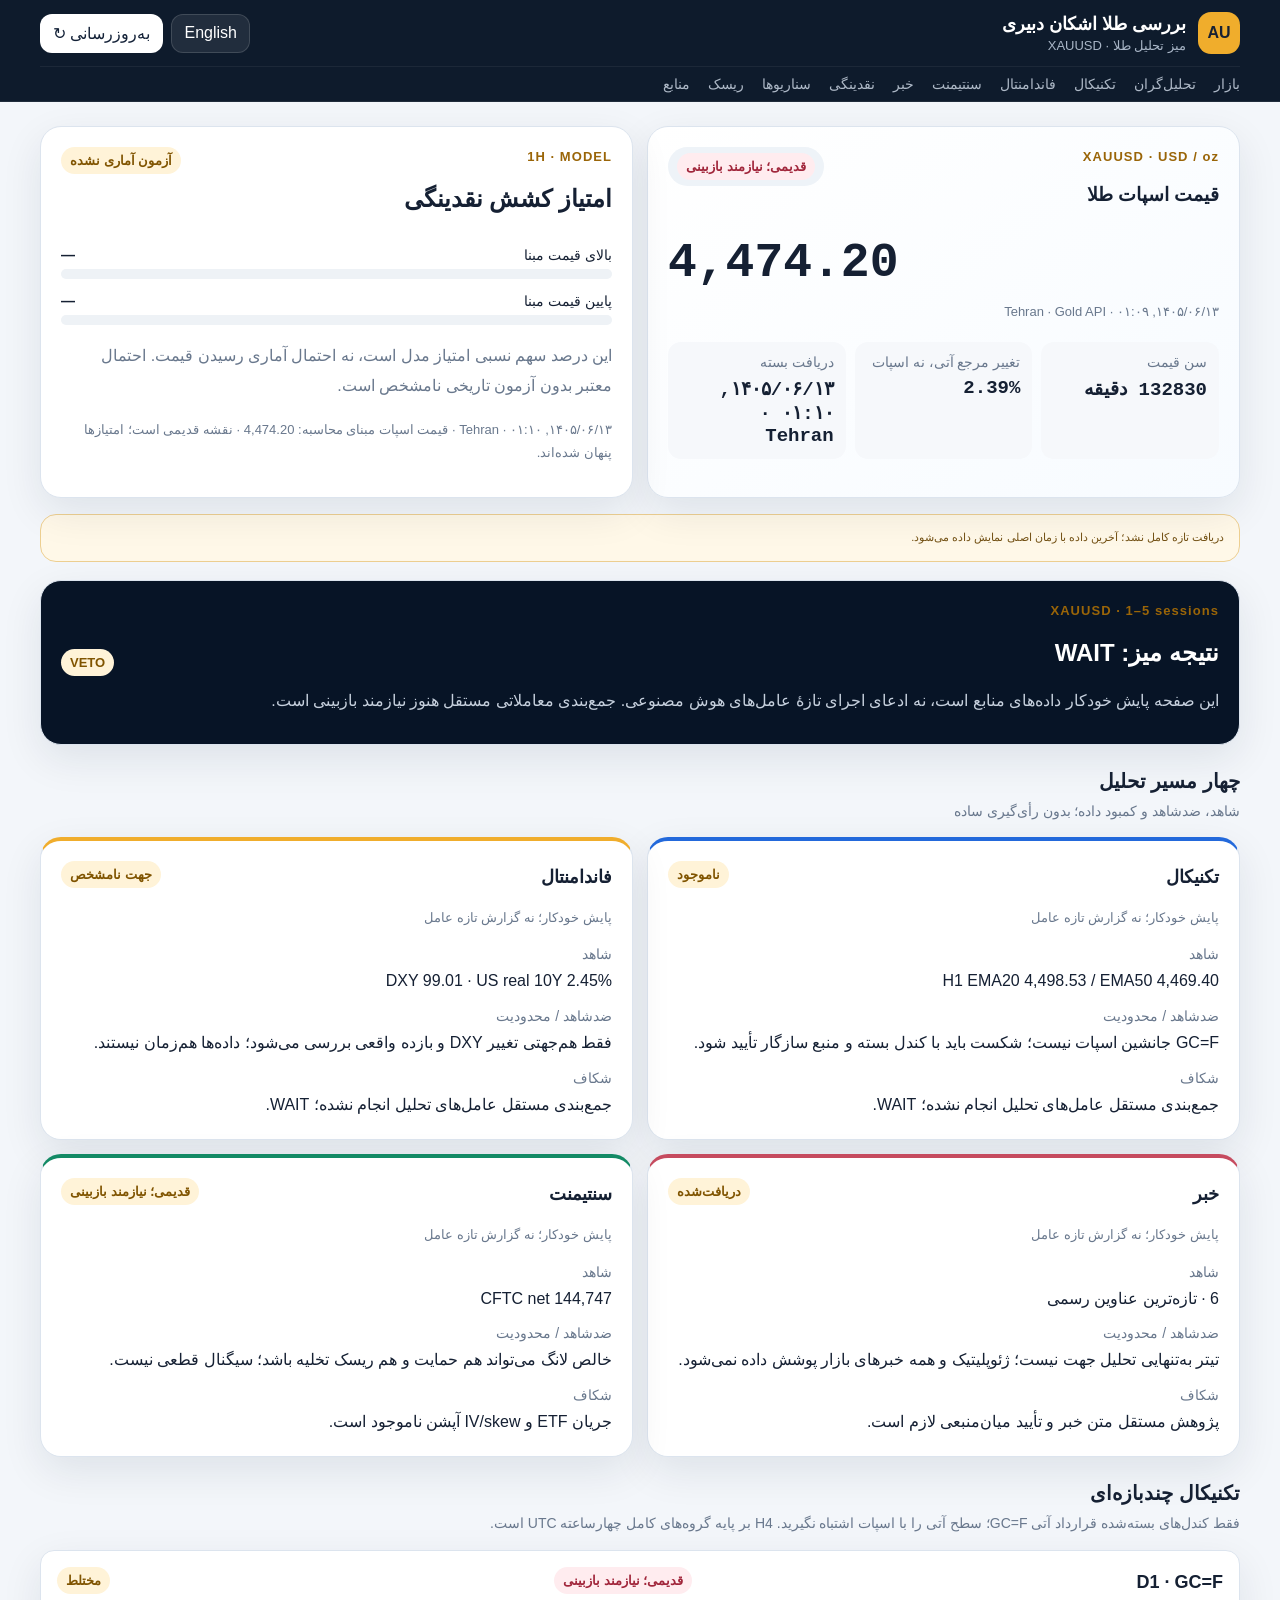
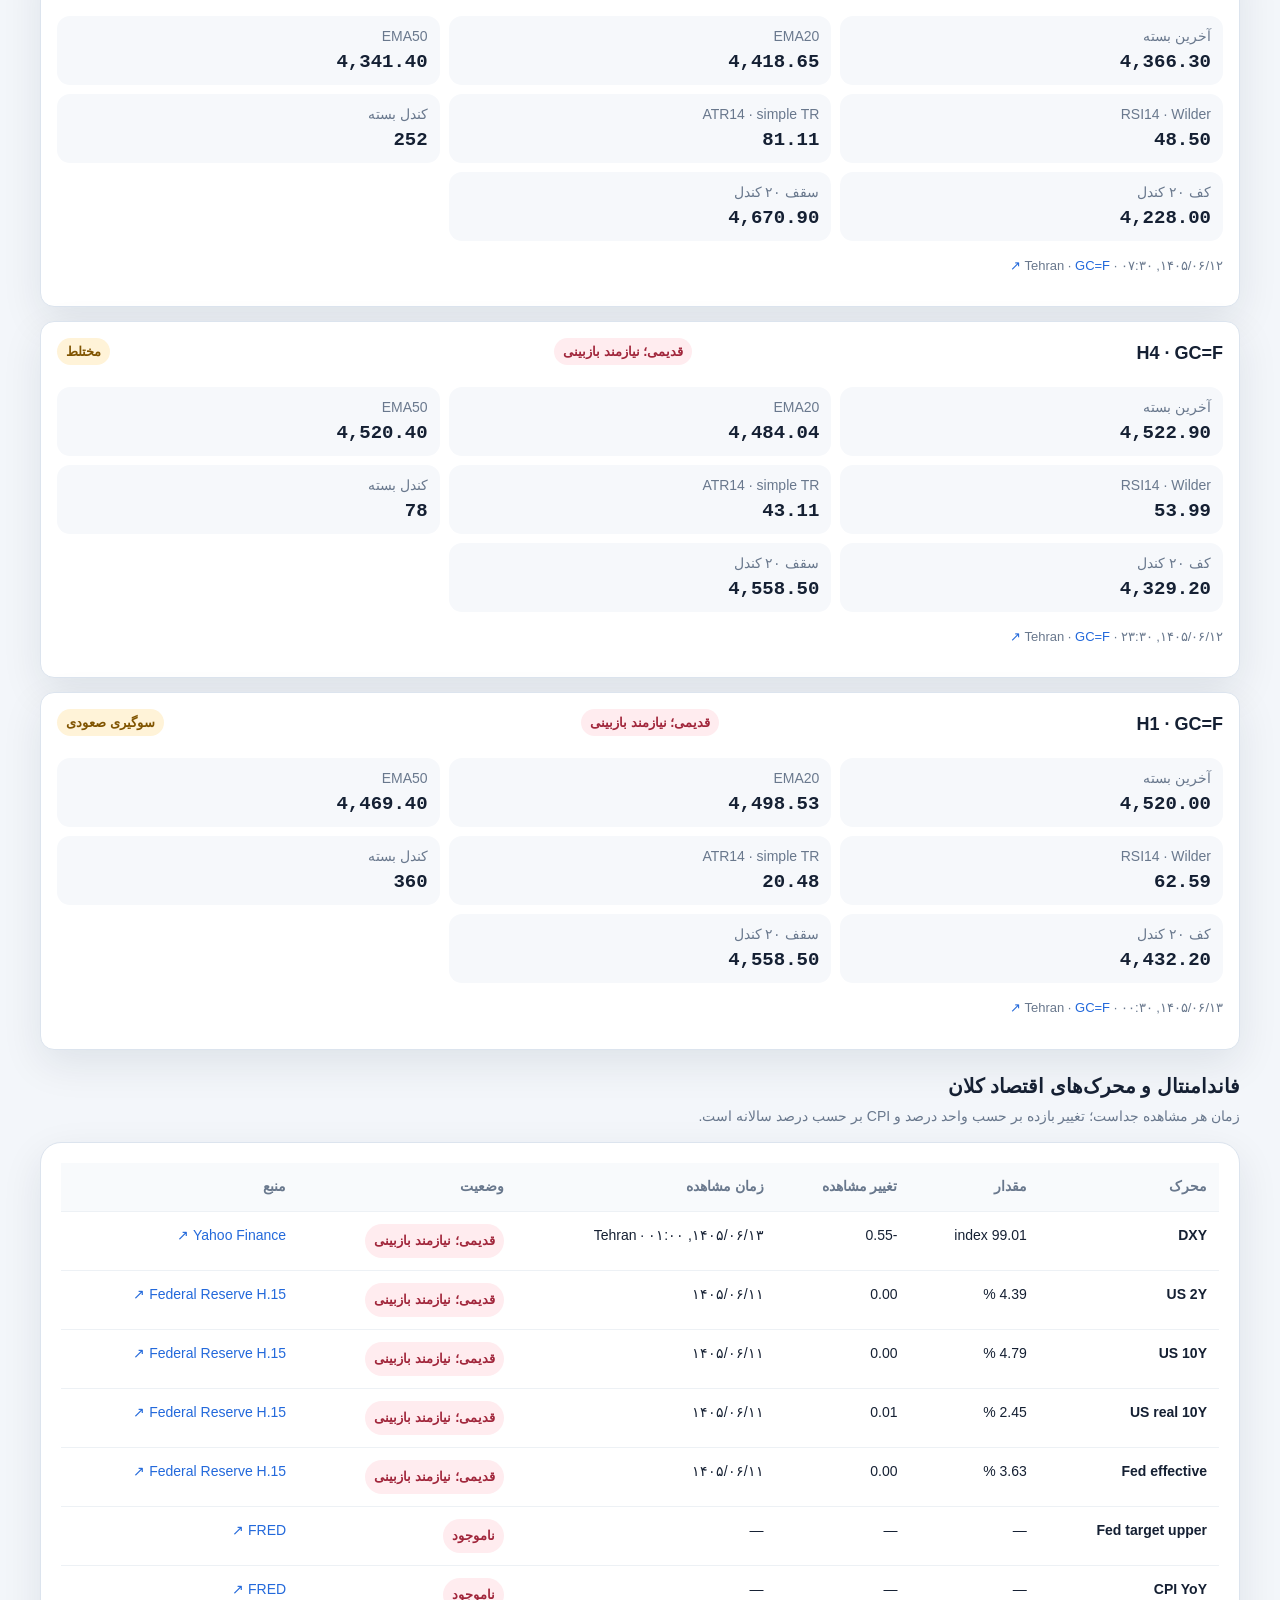
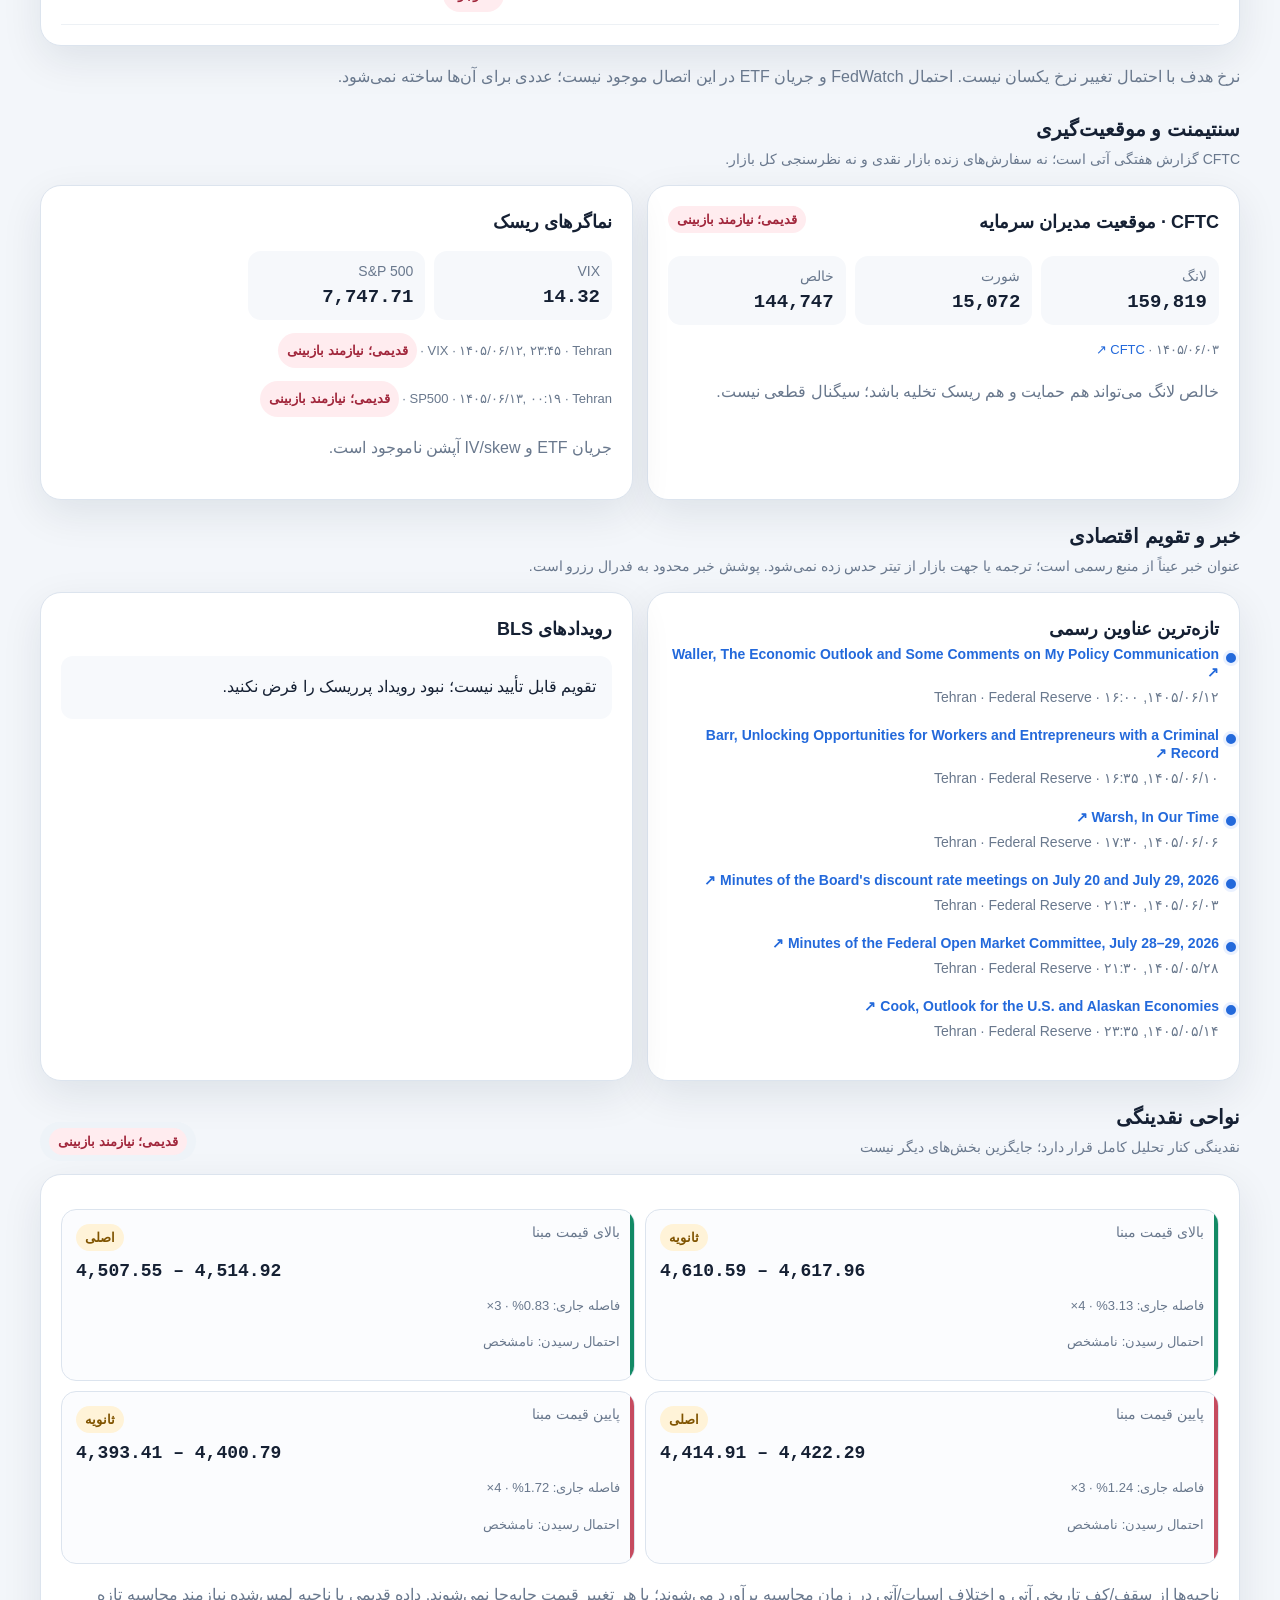
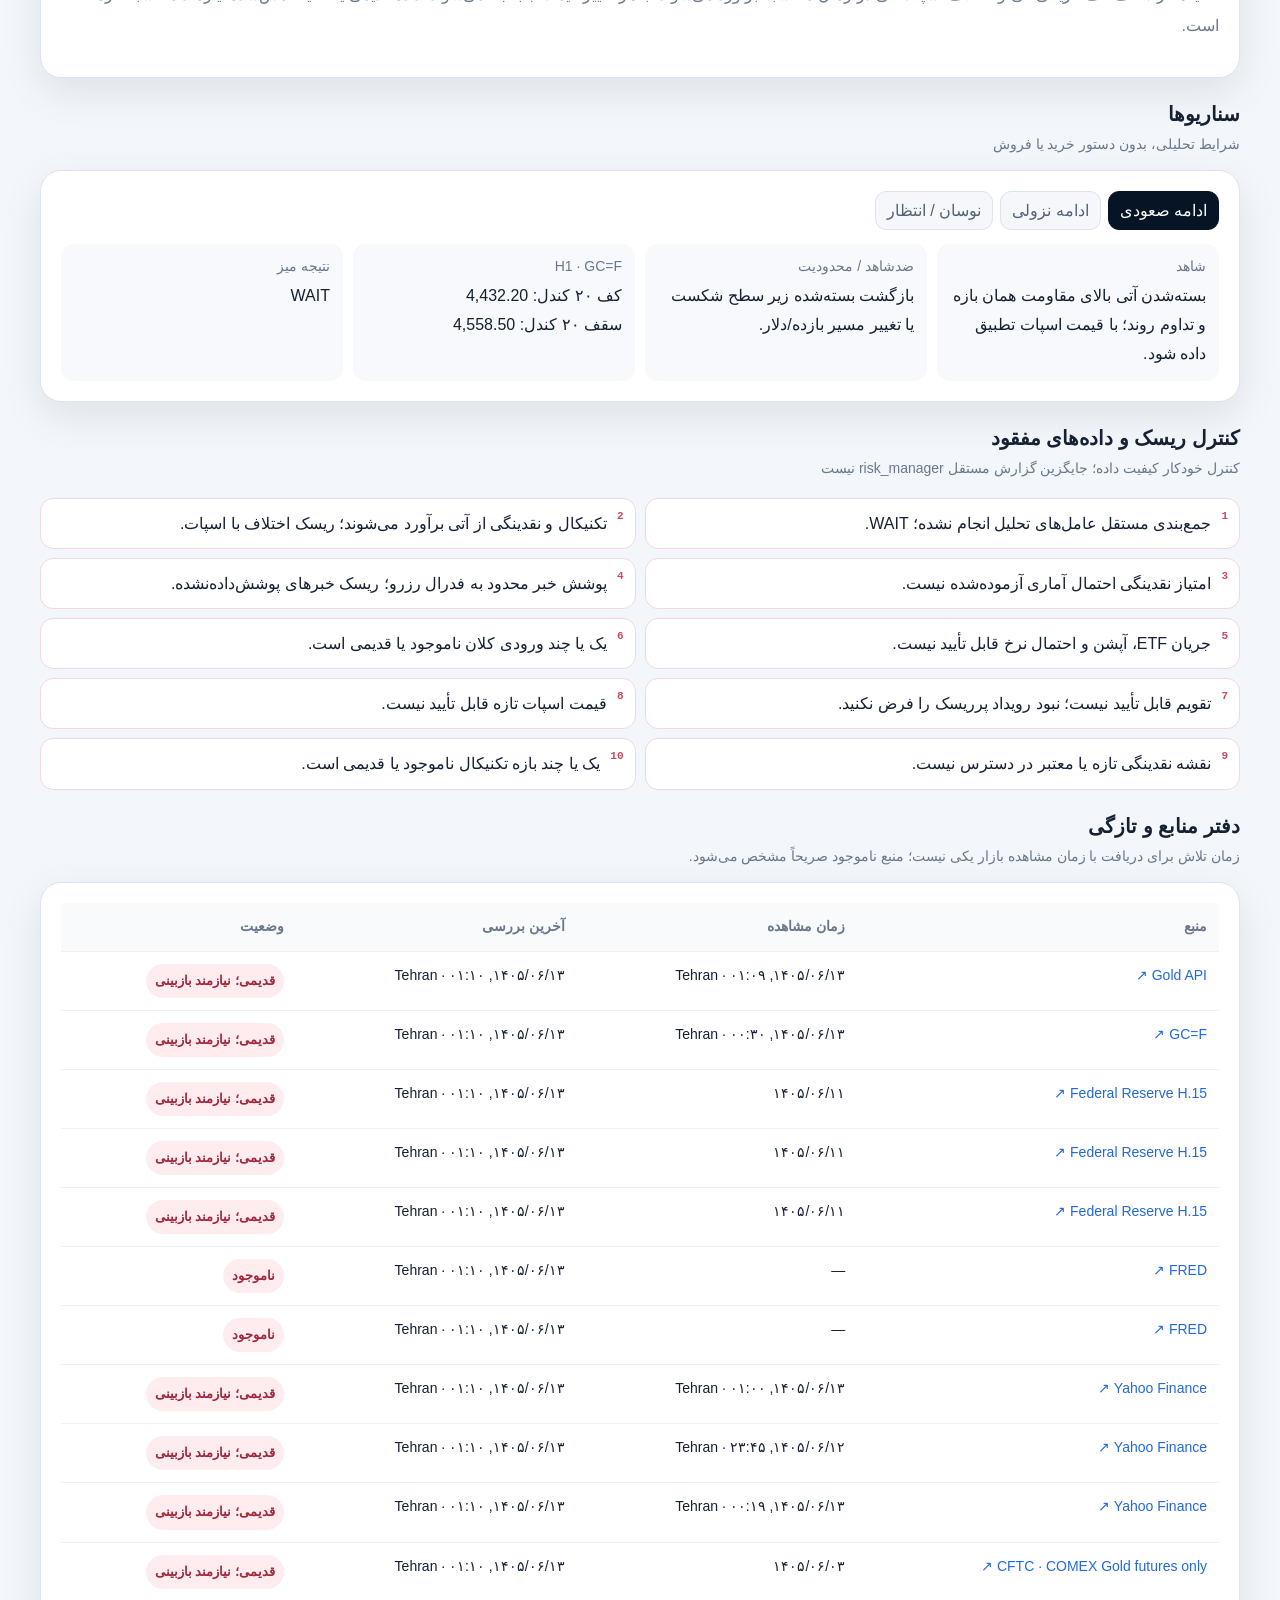
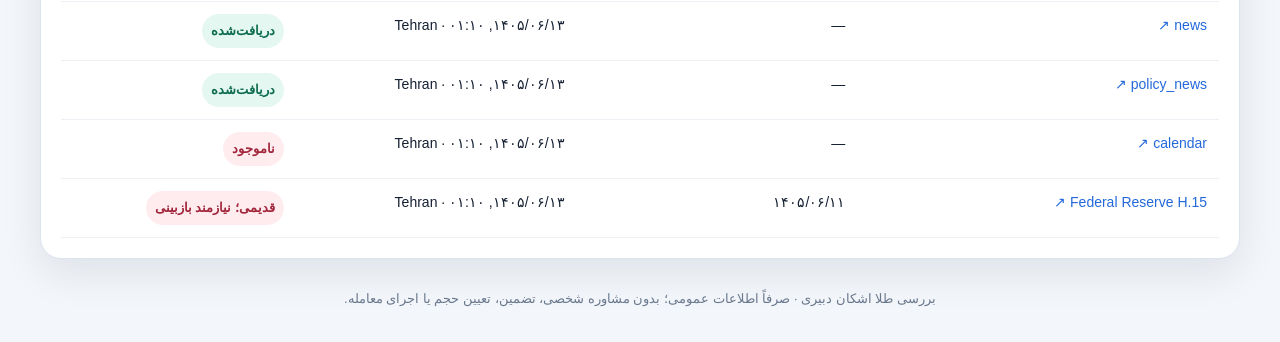
<file: docs/index.html>
<!doctype html>
<html lang="fa" dir="rtl">
<head>
<meta charset="utf-8"><meta name="viewport" content="width=device-width,initial-scale=1">
<meta http-equiv="Content-Security-Policy" content="default-src 'self'; connect-src 'self' https://api.gold-api.com; style-src 'self' 'unsafe-inline'; script-src 'self'; img-src 'self' data:; object-src 'none'; base-uri 'none'; form-action 'none'">
<title>بررسی طلا اشکان دبیری · XAUUSD</title>
<meta name="description" content="داشبورد طلا: تکنیکال چندبازه‌ای، فاندامنتال، خبر، سنتیمنت، کنترل ریسک و نواحی نقدینگی با منبع و زمان مشخص.">
<link rel="stylesheet" href="desk.css">
<script src="desk.js" defer></script>
</head>
<body>
<header class="topbar"><div class="shell">
<div class="topline"><div class="brand"><div class="mark">AU</div><div><strong data-t="brand">بررسی طلا اشکان دبیری</strong><small data-t="desk">میز تحلیل طلا · XAUUSD</small></div></div><div class="actions"><button class="button" id="language" type="button">English</button><button class="button primary" id="refresh" type="button"><span data-t="refresh">به‌روزرسانی</span> ↻</button></div></div>
<nav class="nav" aria-label="Section navigation"><a href="#live" data-t="market">بازار</a><a href="#analysts" data-t="analysts">تحلیل‌گران</a><a href="#technical" data-t="technical">تکنیکال</a><a href="#macro" data-t="macro">فاندامنتال</a><a href="#sentiment" data-t="sentiment">سنتیمنت</a><a href="#catalysts" data-t="news">خبر</a><a href="#liquidity" data-t="liquidity">نقدینگی</a><a href="#scenarios" data-t="scenarios">سناریوها</a><a href="#risk" data-t="risk">ریسک</a><a href="#sources" data-t="sources">منابع</a></nav>
</div></header>
<main class="shell">
<noscript><p class="notice">برای دریافت داده و نمایش داشبورد JavaScript را فعال کنید. No market values are available without JavaScript.</p></noscript>
<section class="grid two section" id="live">
<article class="card quote"><div class="card-head"><div><span class="eyebrow">XAUUSD · USD / oz</span><h1 data-t="spot">قیمت اسپات طلا</h1></div><span class="badge" id="quoteStatus">—</span></div><strong class="price" id="price">—</strong><p class="fine" id="quoteTime">—</p><div class="metric-row"><div class="metric"><span data-t="age">سن قیمت</span><strong id="quoteAge">—</strong></div><div class="metric"><span data-t="futuresChange">تغییر مرجع آتی، نه اسپات</span><strong id="change">—</strong></div><div class="metric"><span data-t="snapshot">دریافت بسته</span><strong id="generated">—</strong></div></div></article>
<article class="card score"><div class="card-head"><div><span class="eyebrow">1H · MODEL</span><h2 data-t="attraction">امتیاز کشش نقدینگی</h2></div><span class="badge amber" data-t="uncalibrated">آزمون آماری نشده</span></div><div class="prob-line"><span data-t="above">بالای قیمت مبنا</span><strong id="upper">—</strong></div><div class="track"><div class="fill up" id="upperBar"></div></div><div class="prob-line"><span data-t="below">پایین قیمت مبنا</span><strong id="lower">—</strong></div><div class="track"><div class="fill down" id="lowerBar"></div></div><p class="subnote" data-t="scoreWarning">این درصد سهم نسبی امتیاز مدل است، نه احتمال آماری رسیدن قیمت. احتمال معتبر بدون آزمون تاریخی نامشخص است.</p><p class="fine" id="mapTime">—</p></article>
</section>
<div class="notice" id="connection" role="status" aria-live="polite"></div>
<section class="card summary" id="decision"><div><span class="eyebrow">XAUUSD · 1–5 sessions</span><h2><span data-t="conclusion">نتیجه میز</span>: WAIT</h2><p data-t="engineNote">این صفحه پایش خودکار داده‌های منابع است، نه ادعای اجرای تازهٔ عامل‌های هوش مصنوعی. جمع‌بندی معاملاتی مستقل هنوز نیازمند بازبینی است.</p></div><span class="badge amber" id="verdict">WAIT</span></section>
<section class="section" id="analysts"><div class="section-head"><div><h2 data-t="lanesTitle">چهار مسیر تحلیل</h2><p data-t="lanesNote">شاهد، ضدشاهد و کمبود داده؛ بدون رأی‌گیری ساده</p></div></div><div class="grid four" id="lanes"></div></section>
<section class="section" id="technical"><div class="section-head"><div><h2 data-t="techTitle">تکنیکال چندبازه‌ای</h2><p data-t="techNote">فقط کندل‌های بسته‌شده قرارداد آتی GC=F؛ سطح آتی را با اسپات اشتباه نگیرید. H4 بر پایه گروه‌های کامل چهارساعته UTC است.</p></div></div><div class="chart-bars" id="timeframes"></div></section>
<section class="section" id="macro"><div class="section-head"><div><h2 data-t="macroTitle">فاندامنتال و محرک‌های اقتصاد کلان</h2><p data-t="macroNote">زمان هر مشاهده جداست؛ تغییر بازده بر حسب واحد درصد و CPI بر حسب درصد سالانه است.</p></div></div><div class="card table-wrap"><table class="table"><thead><tr><th data-t="driver">محرک</th><th data-t="value">مقدار</th><th data-t="delta">تغییر مشاهده</th><th data-t="observed">زمان مشاهده</th><th data-t="status">وضعیت</th><th data-t="source">منبع</th></tr></thead><tbody id="macroRows"></tbody></table></div><p class="subnote" data-t="fedNote">نرخ هدف با احتمال تغییر نرخ یکسان نیست. احتمال FedWatch و جریان ETF در این اتصال موجود نیست؛ عددی برای آن‌ها ساخته نمی‌شود.</p></section>
<section class="section" id="sentiment"><div class="section-head"><div><h2 data-t="sentimentTitle">سنتیمنت و موقعیت‌گیری</h2><p data-t="sentimentNote">CFTC گزارش هفتگی آتی است؛ نه سفارش‌های زنده بازار نقدی و نه نظرسنجی کل بازار.</p></div></div><div class="grid two"><article class="card" id="positioning"></article><article class="card" id="riskAssets"></article></div></section>
<section class="section" id="catalysts"><div class="section-head"><div><h2 data-t="newsTitle">خبر و تقویم اقتصادی</h2><p data-t="newsNote">عنوان خبر عیناً از منبع رسمی است؛ ترجمه یا جهت بازار از تیتر حدس زده نمی‌شود. پوشش خبر محدود به فدرال رزرو است.</p></div></div><div class="grid two"><article class="card"><h3 data-t="headlines">تازه‌ترین عناوین رسمی</h3><div id="headlines"></div></article><article class="card"><h3 data-t="calendar">رویدادهای BLS</h3><div id="calendar"></div></article></div></section>
<section class="section" id="liquidity"><div class="section-head"><div><h2 data-t="liquidityTitle">نواحی نقدینگی</h2><p data-t="additive">نقدینگی کنار تحلیل کامل قرار دارد؛ جایگزین بخش‌های دیگر نیست</p></div><span class="badge" id="mapStatus">—</span></div><div class="card"><div id="zones" class="zones"></div><p class="subnote" data-t="mapNote">ناحیه‌ها از سقف/کف تاریخی آتی و اختلاف اسپات/آتی در زمان محاسبه برآورد می‌شوند؛ با هر تغییر قیمت جابه‌جا نمی‌شوند. داده قدیمی یا ناحیه لمس‌شده نیازمند محاسبه تازه است.</p></div></section>
<section class="section" id="scenarios"><div class="section-head"><div><h2 data-t="scenarios">سناریوها</h2><p data-t="scenarioNote">شرایط تحلیلی، بدون دستور خرید یا فروش</p></div></div><div class="card"><div id="tabs" class="tabs" role="tablist" aria-label="Scenarios"></div><div id="scenarioPanel" role="tabpanel" tabindex="0"></div></div></section>
<section class="section" id="risk"><div class="section-head"><div><h2 data-t="riskTitle">کنترل ریسک و داده‌های مفقود</h2><p data-t="riskNote">کنترل خودکار کیفیت داده؛ جایگزین گزارش مستقل risk_manager نیست</p></div></div><div id="riskReasons" class="risk-list"></div></section>
<section class="section" id="sources"><div class="section-head"><div><h2 data-t="sourcesTitle">دفتر منابع و تازگی</h2><p data-t="sourcesNote">زمان تلاش برای دریافت با زمان مشاهده بازار یکی نیست؛ منبع ناموجود صریحاً مشخص می‌شود.</p></div></div><div class="card table-wrap"><table class="table"><thead><tr><th data-t="source">منبع</th><th data-t="observed">زمان مشاهده</th><th data-t="checked">آخرین بررسی</th><th data-t="status">وضعیت</th></tr></thead><tbody id="sourceRows"></tbody></table></div></section>
<footer class="footer" data-t="footer">بررسی طلا اشکان دبیری · صرفاً اطلاعات عمومی؛ بدون مشاوره شخصی، تضمین، تعیین حجم یا اجرای معامله.</footer>
</main>
</body>
</html>
</file>
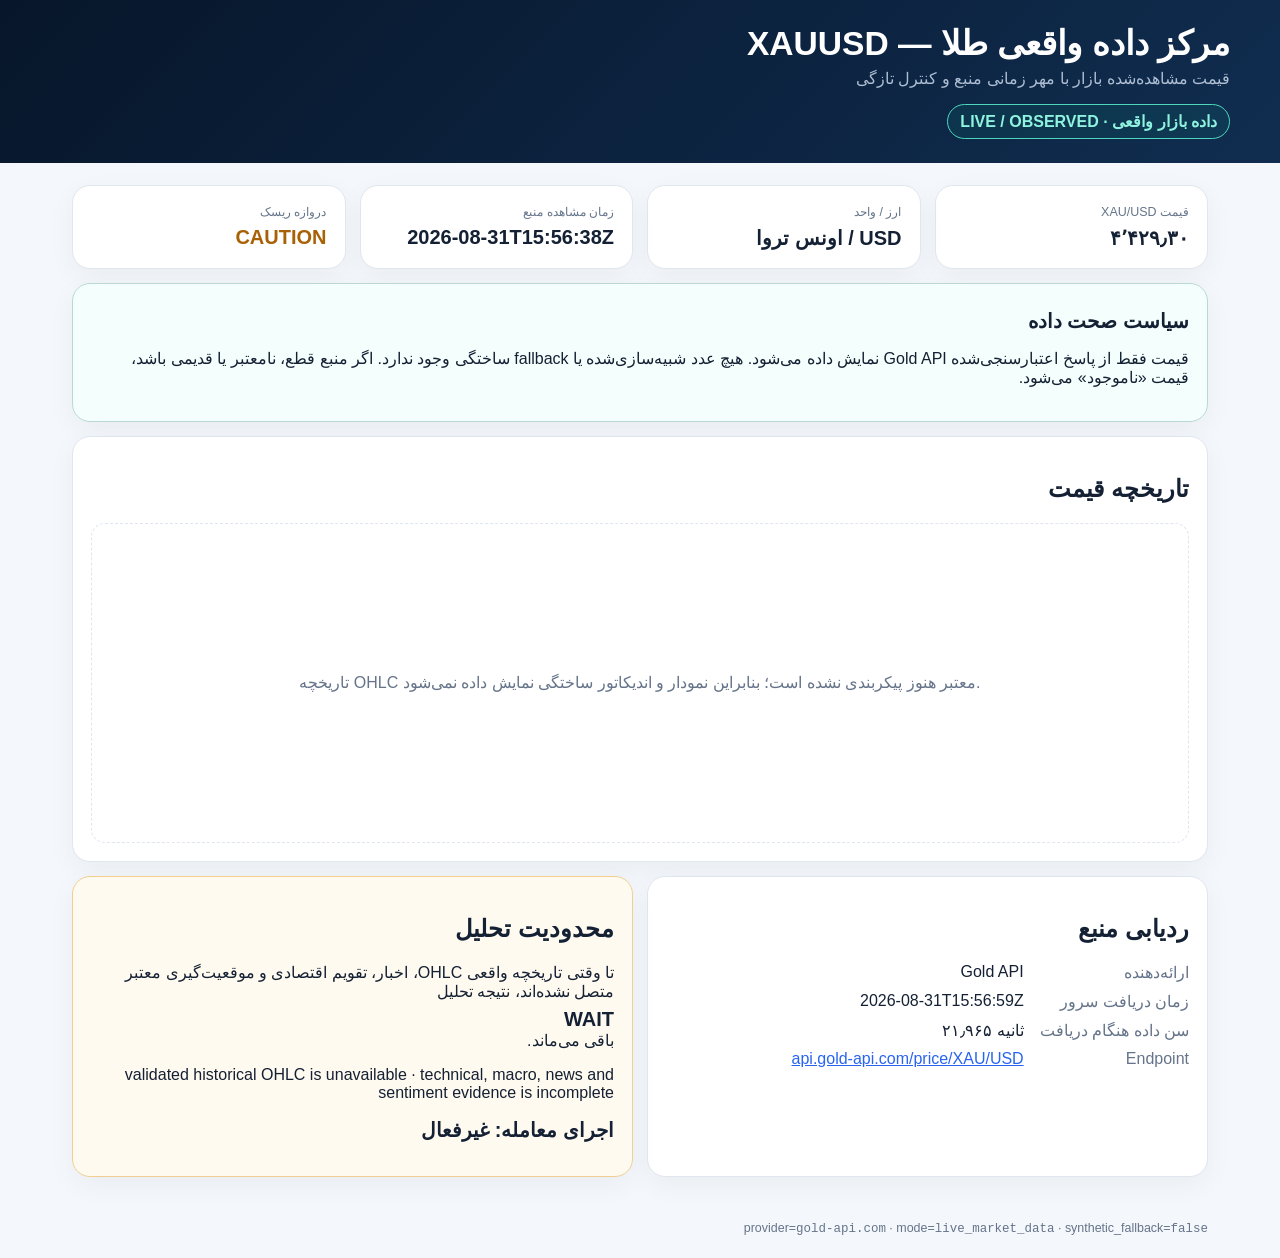
<file: static-site/index.html>
<!doctype html>
<html lang="fa" dir="rtl">
<head>
  <meta charset="utf-8">
  <meta name="viewport" content="width=device-width,initial-scale=1">
  <meta http-equiv="Content-Security-Policy" content="default-src 'self'; script-src 'self' 'unsafe-inline' https://cdn.plot.ly; style-src 'self' 'unsafe-inline' https://fonts.googleapis.com; font-src https://fonts.gstatic.com data:; img-src 'self' data:; connect-src 'none'; object-src 'none'; base-uri 'none'; form-action 'none'">
  <title>داشبورد داده واقعی طلا | XAUUSD</title>
  <meta name="description" content="قیمت مشاهده‌شده XAUUSD از منبع بازار واقعی، همراه با زمان منبع و کنترل تازگی؛ بدون fallback ساختگی">
  <link rel="preconnect" href="https://fonts.googleapis.com">
  <link rel="preconnect" href="https://fonts.gstatic.com" crossorigin>
  <link href="https://fonts.googleapis.com/css2?family=Vazirmatn:wght@400;600;700;800&display=swap" rel="stylesheet">
  <script src="https://cdn.plot.ly/plotly-2.35.2.min.js" defer></script>
  <style>
    :root{--navy:#07162a;--blue:#2864f0;--ink:#142033;--muted:#65748a;--line:#dfe6ef;--bg:#f4f7fb;--amber:#a96106;--red:#bf3345;--teal:#087f75}
    *{box-sizing:border-box}body{margin:0;background:var(--bg);color:var(--ink);font-family:Vazirmatn,Tahoma,sans-serif}header{background:linear-gradient(135deg,var(--navy),#102d50);color:#fff;padding:24px}.wrap{max-width:1180px;margin:auto}h1{margin:0;font-size:clamp(1.35rem,3vw,2.1rem)}.sub{color:#aebed3;margin:6px 0 0}.status{display:inline-flex;margin-top:16px;border:1px solid #4ed6be;border-radius:999px;background:#0a8f7a22;color:#8ff3df;padding:7px 12px;font-weight:800}.status.offline{border-color:#f2c166;background:#f2c16622;color:#ffd98e}main{padding:22px}.grid{display:grid;gap:14px;grid-template-columns:repeat(4,minmax(0,1fr))}.card{background:#fff;border:1px solid var(--line);border-radius:18px;padding:18px;box-shadow:0 8px 28px #1024400c}.card span{display:block;color:var(--muted);font-size:.78rem}.card strong{display:block;margin-top:7px;font-size:1.25rem}.wide{grid-column:span 4}.half{grid-column:span 2}.notice{border-color:#b9d8d2;background:#f4fffd}.warn{border-color:#f0cf91;background:#fffaf0}.risk{color:var(--amber)}#chart{height:320px;direction:ltr}.empty{height:240px;display:grid;place-items:center;text-align:center;color:var(--muted);border:1px dashed var(--line);border-radius:14px;padding:24px}dl{display:grid;grid-template-columns:max-content 1fr;gap:10px 16px;margin:12px 0 0}dt{color:var(--muted)}dd{margin:0;direction:ltr;unicode-bidi:embed;text-align:right;overflow-wrap:anywhere}a{color:var(--blue)}footer{padding:22px;color:var(--muted);font-size:.78rem}code{direction:ltr;unicode-bidi:embed}@media(max-width:760px){.grid{grid-template-columns:1fr 1fr}.wide,.half{grid-column:span 2}}@media(max-width:480px){.grid{grid-template-columns:1fr}.wide,.half{grid-column:span 1}dl{grid-template-columns:1fr}}
  </style>
</head>
<body>
  <header><div class="wrap"><h1>مرکز داده واقعی طلا — XAUUSD</h1><p class="sub">قیمت مشاهده‌شده بازار با مهر زمانی منبع و کنترل تازگی</p><span id="data-status" class="status">در حال بررسی منبع…</span></div></header>
  <main class="wrap">
    <section class="grid" aria-label="خلاصه داده بازار">
      <article class="card"><span>قیمت XAU/USD</span><strong id="price">—</strong></article>
      <article class="card"><span>ارز / واحد</span><strong>USD / اونس تروا</strong></article>
      <article class="card"><span>زمان مشاهده منبع</span><strong id="observed">—</strong></article>
      <article class="card"><span>دروازه ریسک</span><strong id="risk" class="risk">—</strong></article>
      <article class="card wide notice"><strong>سیاست صحت داده</strong><p>قیمت فقط از پاسخ اعتبارسنجی‌شده Gold API نمایش داده می‌شود. هیچ عدد شبیه‌سازی‌شده یا fallback ساختگی وجود ندارد. اگر منبع قطع، نامعتبر یا قدیمی باشد، قیمت «ناموجود» می‌شود.</p></article>
      <article class="card wide"><h2>تاریخچه قیمت</h2><div id="chart" class="empty">تاریخچه OHLC معتبر هنوز پیکربندی نشده است؛ بنابراین نمودار و اندیکاتور ساختگی نمایش داده نمی‌شود.</div></article>
      <article class="card half"><h2>ردیابی منبع</h2><dl><dt>ارائه‌دهنده</dt><dd>Gold API</dd><dt>زمان دریافت سرور</dt><dd id="fetched">—</dd><dt>سن داده هنگام دریافت</dt><dd id="age">—</dd><dt>Endpoint</dt><dd><a href="https://api.gold-api.com/price/XAU/USD" rel="noreferrer">api.gold-api.com/price/XAU/USD</a></dd></dl></article>
      <article class="card half warn"><h2>محدودیت تحلیل</h2><p>تا وقتی تاریخچه واقعی OHLC، اخبار، تقویم اقتصادی و موقعیت‌گیری معتبر متصل نشده‌اند، نتیجه تحلیل <strong>WAIT</strong> باقی می‌ماند.</p><p id="risk-reasons"></p><p><strong>اجرای معامله: غیرفعال</strong></p></article>
    </section>
  </main>
  <footer class="wrap">provider=<code>gold-api.com</code> · mode=<code>live_market_data</code> · synthetic_fallback=<code>false</code></footer>
  <script type="application/json" id="dashboard-data">{"metadata":{"instrument":"XAUUSD","provider":"gold-api.com","mode":"live_market_data","data_label":"LIVE / OBSERVED","generated_at":"2026-08-31T15:56:59Z","observed_at":"2026-08-31T15:56:38Z","timezone":"Asia/Tehran","live_data":true,"data_available":true,"provider_error":null,"source_url":"https://api.gold-api.com/price/XAU/USD","executable":false},"decision":{"decision":"WAIT","bias":"neutral","confidence":"low"},"market":{"price":4429.299805,"currency":"USD","unit":"troy_ounce","quote_age_seconds":21.965,"trend":null,"ma_5":null,"ma_20":null,"volatility_ratio":null},"quote":{"instrument":"XAUUSD","base":"XAU","quote":"USD","unit":"troy_ounce","price":4429.299805,"observed_at":"2026-08-31T15:56:38Z","fetched_at":"2026-08-31T15:56:59Z","age_seconds":21.965,"provider":"gold-api.com","source_url":"https://api.gold-api.com/price/XAU/USD"},"technical":{"status":"unavailable","reason":"validated historical OHLC is not configured; no indicators were calculated"},"sentiment":{"score":null,"label":"unavailable","status":"no validated live sentiment source configured"},"positioning":{"status":"unavailable","reason":"no validated live positioning source configured"},"events":[],"events_status":"no validated live economic-calendar source configured","risk":{"verdict":"CAUTION","reasons":["validated historical OHLC is unavailable","technical, macro, news and sentiment evidence is incomplete"],"trade_execution":false},"session":{"state":"live_quote_available","live_feed":true,"executable":false},"candles":[],"safety":{"analysis_only":true,"trade_execution":false,"financial_advice":false,"synthetic_fallback":false}}</script>
  <script>
    'use strict';
    const payload = JSON.parse(document.getElementById('dashboard-data').textContent);
    const setText = (id, value) => document.getElementById(id).textContent = String(value);
    const available = payload.metadata.data_available === true && Number.isFinite(payload.market.price);
    const status = document.getElementById('data-status');
    status.textContent = available ? 'داده بازار واقعی · LIVE / OBSERVED' : 'منبع واقعی در دسترس نیست · WAIT';
    if (!available) status.classList.add('offline');
    setText('price', available ? payload.market.price.toLocaleString('fa-IR', {minimumFractionDigits: 2, maximumFractionDigits: 2}) : 'ناموجود');
    setText('observed', payload.metadata.observed_at || 'ناموجود');
    setText('fetched', payload.quote?.fetched_at || 'ناموجود');
    setText('age', Number.isFinite(payload.market.quote_age_seconds) ? `${payload.market.quote_age_seconds.toLocaleString('fa-IR')} ثانیه` : 'ناموجود');
    setText('risk', payload.risk.verdict);
    setText('risk-reasons', payload.risk.reasons.join(' · '));
    if (Array.isArray(payload.candles) && payload.candles.length > 1 && window.Plotly) {
      const chart = document.getElementById('chart');
      chart.classList.remove('empty');
      const x = payload.candles.map((row) => row.date);
      const y = payload.candles.map((row) => row.close);
      Plotly.newPlot(chart, [{x,y,type:'scatter',mode:'lines',line:{color:'#2864f0',width:3},name:'Observed close'}], {paper_bgcolor:'#fff',plot_bgcolor:'#fff',font:{family:'Vazirmatn'},margin:{t:20,r:20,b:45,l:55},xaxis:{gridcolor:'#edf1f6'},yaxis:{gridcolor:'#edf1f6',title:'USD/oz'}}, {responsive:true,displaylogo:false});
    }
  </script>
</body>
</html>
</file>
<file: docs/desk.css>
:root{--navy:#071426;--navy2:#102b46;--gold:#f0ad2c;--ink:#152033;--muted:#69788d;--line:#dce4ee;--paper:#fff;--bg:#f3f6fa;--green:#138a65;--red:#c64b5f;--blue:#2369db;--amber:#9a6508;--shadow:0 14px 42px rgba(16,35,60,.09)}*{box-sizing:border-box}html{scroll-behavior:smooth}body{margin:0;background:var(--bg);color:var(--ink);font-family:Tahoma,"Segoe UI",Arial,sans-serif}button,a{font:inherit}.shell{max-width:1240px;margin:auto;padding:0 20px}.topbar{position:sticky;top:0;z-index:30;background:rgba(7,20,38,.97);color:#fff;border-bottom:1px solid rgba(255,255,255,.08);backdrop-filter:blur(14px)}.topline{min-height:66px;display:flex;align-items:center;justify-content:space-between;gap:16px}.brand{display:flex;align-items:center;gap:12px;min-width:0}.mark{width:42px;height:42px;border-radius:13px;display:grid;place-items:center;background:var(--gold);color:#172133;font-weight:900}.brand strong,.brand small{display:block}.brand small{color:#a9b6c7;margin-top:3px}.actions{display:flex;gap:8px}.button{border:1px solid rgba(255,255,255,.14);border-radius:12px;background:rgba(255,255,255,.08);color:#fff;padding:9px 12px;cursor:pointer}.button.primary{background:#fff;color:#132137}.button:disabled{opacity:.55}.nav{display:flex;gap:20px;overflow:auto;border-top:1px solid rgba(255,255,255,.06);padding:9px 0}.nav a{color:#aeb9c7;text-decoration:none;font-size:11px;white-space:nowrap}.nav a:hover{color:#fff}.context{display:grid;grid-template-columns:repeat(4,1fr);gap:10px;margin-top:18px}.context div{background:#fff;border:1px solid var(--line);border-radius:15px;padding:12px 14px}.context span,.metric span{display:block;color:var(--muted);font-size:10px}.context strong{display:block;margin-top:6px;font-size:12px}.hero{margin-top:14px;border-radius:28px;overflow:hidden;color:#fff;background:linear-gradient(135deg,var(--navy),var(--navy2));box-shadow:0 24px 70px rgba(7,20,38,.2);display:grid;grid-template-columns:.78fr 1.22fr}.decision{padding:28px;border-inline-end:1px solid rgba(255,255,255,.11);background:radial-gradient(circle at 20% 20%,rgba(240,173,44,.13),transparent 45%)}.wait{width:132px;height:132px;border-radius:50%;display:grid;place-items:center;border:9px solid rgba(240,173,44,.19);outline:1px solid rgba(240,173,44,.42);font-size:28px;font-weight:900;color:#ffd987;margin:22px 0 16px}.decision p,.hero-copy p{color:#c6d0dd;line-height:1.9}.hero-copy{padding:28px}.eyebrow{font-size:10px;font-weight:800;letter-spacing:.08em;color:var(--amber)}.hero .eyebrow{color:#ffd987}.hero h1{margin:10px 0;font-size:clamp(20px,3vw,31px);line-height:1.55}.badges{display:flex;flex-wrap:wrap;gap:7px}.badge{display:inline-flex;align-items:center;border-radius:999px;padding:6px 9px;background:#eef3f8;color:#526176;font-size:10px;font-weight:800}.badge.red{background:#ffecef;color:#a1263b}.badge.amber{background:#fff3d8;color:#805400}.badge.green{background:#e4f7f0;color:#0d6b4f}.badge.blue{background:#e8f0ff;color:#2158b0}.hero .badge{border:1px solid rgba(255,255,255,.13);background:rgba(255,255,255,.07);color:#dce4ee}.hero .badge.red{color:#ffb0bd;border-color:rgba(255,120,140,.28)}.hero-metrics{display:grid;grid-template-columns:repeat(3,1fr);gap:10px;margin-top:21px}.hero-metrics div{background:rgba(255,255,255,.07);border:1px solid rgba(255,255,255,.08);border-radius:14px;padding:12px}.hero-metrics span{display:block;color:#aeb9c7;font-size:10px}.hero-metrics strong{display:block;margin-top:7px;font-size:12px}.notice{margin:16px 0;border:1px solid #edcf91;background:#fff8e8;color:#725013;border-radius:16px;padding:13px 15px;font-size:11px;line-height:1.8}.section{scroll-margin-top:112px;margin-top:28px}.section-head{display:flex;align-items:end;justify-content:space-between;gap:15px;margin-bottom:13px}.section-head h2{font-size:20px;margin:0}.section-head p{margin:6px 0 0;color:var(--muted);font-size:11px}.card{background:var(--paper);border:1px solid var(--line);border-radius:21px;padding:20px;box-shadow:var(--shadow)}.grid{display:grid;gap:14px}.two{grid-template-columns:repeat(2,minmax(0,1fr))}.four{grid-template-columns:repeat(4,minmax(0,1fr))}.quote{background:linear-gradient(145deg,#fff,#f7fbff)}.card-head{display:flex;align-items:flex-start;justify-content:space-between;gap:12px}.card h3{font-size:16px;margin:5px 0}.price{display:block;margin:18px 0 4px;font:800 clamp(32px,5vw,48px)/1 ui-monospace,SFMono-Regular,Consolas,monospace;direction:ltr;text-align:start}.fine{color:var(--muted);font-size:10px;line-height:1.8}.metric-row{display:grid;grid-template-columns:repeat(3,1fr);gap:9px;margin-top:18px}.metric{background:#f6f8fb;border-radius:13px;padding:12px}.metric strong{display:block;margin-top:7px;font:800 15px ui-monospace,SFMono-Regular,Consolas,monospace}.prob-line{display:flex;justify-content:space-between;font-size:11px;margin:14px 0 6px}.track{height:10px;border-radius:999px;background:#eef2f6;overflow:hidden}.fill{height:100%;border-radius:inherit}.fill.up{background:linear-gradient(90deg,#52cfa7,var(--green))}.fill.down{background:linear-gradient(90deg,#ef8193,var(--red))}.zones{display:grid;grid-template-columns:repeat(4,minmax(0,1fr));gap:10px;margin-top:14px}.zone{position:relative;overflow:hidden;border:1px solid var(--line);border-radius:15px;padding:14px;background:#fbfcfe}.zone:before{content:"";position:absolute;inset-block:0;inset-inline-start:0;width:4px;background:var(--green)}.zone.below:before{background:var(--red)}.zone-top{display:flex;justify-content:space-between;gap:8px;color:var(--muted);font-size:9px}.zone strong{display:block;margin:10px 0;font:800 14px ui-monospace,SFMono-Regular,Consolas,monospace;direction:ltr;text-align:start}.analyst{border-top:4px solid var(--blue)}.analyst:nth-child(2){border-top-color:var(--gold)}.analyst:nth-child(3){border-top-color:var(--red)}.analyst:nth-child(4){border-top-color:var(--green)}.analyst-head{display:flex;justify-content:space-between;gap:10px}.analyst dl{margin:17px 0 0}.analyst dt{font-size:10px;color:var(--muted);margin-top:12px}.analyst dd{font-size:11px;line-height:1.85;margin:4px 0 0}.risk-gate{background:#fff4f5;border-color:#f3c8cf}.risk-list{display:grid;grid-template-columns:repeat(2,1fr);gap:9px;margin:16px 0}.risk-item{display:flex;gap:10px;align-items:flex-start;background:#fff;border:1px solid #f1d8dc;border-radius:13px;padding:11px;font-size:11px;line-height:1.7}.risk-item b{color:var(--red);font:800 11px ui-monospace,monospace}.table-wrap{overflow:auto}.table{width:100%;border-collapse:collapse;min-width:760px}.table th,.table td{padding:12px;border-bottom:1px solid #edf1f5;text-align:start;font-size:10px;line-height:1.7;vertical-align:top}.table th{color:var(--muted);font-weight:700;background:#f8fafc}.table td strong{font-size:11px}.level{font:800 11px ui-monospace,monospace;direction:ltr;unicode-bidi:embed}.timeline{position:relative;padding-inline-start:22px}.timeline:before{content:"";position:absolute;inset-block:8px;inset-inline-start:6px;width:2px;background:#dce4ee}.event{position:relative;padding:0 0 16px}.event:before{content:"";position:absolute;inset-inline-start:-20px;top:5px;width:10px;height:10px;background:var(--blue);border:3px solid #eaf1ff;border-radius:50%}.event strong{font-size:11px}.event p{margin:4px 0 0;color:var(--muted);font-size:10px;line-height:1.8}.tabs{display:flex;gap:7px;overflow:auto;margin-bottom:14px}.tab{border:1px solid var(--line);background:#f5f7fa;color:#526176;border-radius:11px;padding:9px 11px;white-space:nowrap;cursor:pointer}.tab[aria-selected="true"]{background:var(--navy);color:#fff;border-color:var(--navy)}.scenario{display:grid;grid-template-columns:repeat(4,1fr);gap:10px}.scenario div{background:#f7f9fc;border-radius:13px;padding:13px}.scenario span{color:var(--muted);font-size:9px}.scenario p{font-size:11px;line-height:1.8;margin:7px 0 0}.source-link{color:var(--blue);text-decoration:none}.footer{padding:28px 0;color:var(--muted);font-size:10px;text-align:center;line-height:1.9}.ltr{direction:ltr;unicode-bidi:embed}.status-dot:before{content:"";display:inline-block;width:7px;height:7px;border-radius:50%;background:var(--gold);margin-inline-end:6px}.status-dot.live:before{background:#43c89b;box-shadow:0 0 0 4px rgba(67,200,155,.13)}.skeleton{animation:pulse 1.2s ease-in-out infinite}@keyframes pulse{50%{opacity:.45}}@media(max-width:900px){.hero{grid-template-columns:1fr}.decision{border-inline-end:0;border-bottom:1px solid rgba(255,255,255,.1)}.context,.four,.zones{grid-template-columns:repeat(2,1fr)}.scenario{grid-template-columns:repeat(2,1fr)}}@media(max-width:650px){.shell{padding:0 13px}.brand small{display:none}.actions .label{display:none}.two,.four,.context,.zones,.scenario,.risk-list{grid-template-columns:1fr}.hero{border-radius:20px}.hero-copy,.decision,.card{padding:17px}.decision{display:grid;grid-template-columns:auto 1fr;align-items:center;gap:16px}.wait{width:94px;height:94px;font-size:21px;margin:12px 0}.hero-metrics,.metric-row{grid-template-columns:1fr}.section-head{align-items:start;flex-direction:column}}

/* Readable working surface, preserving the established navy/gold theme. */
body{font-size:16px} .brand small,.nav a,.fine,.context span,.metric span,.badge,.eyebrow,.zone-top,.table th,.table td,.analyst dt,.scenario span,.footer{font-size:13px}
.card h3{font-size:18px}.table td strong,.context strong,.hero-metrics strong,.analyst dd,.scenario p,.event strong,.event p,.risk-item{font-size:14px}
.section-head p{font-size:14px;line-height:1.8}.table{min-width:690px}.section{margin-top:24px}.metric strong{font-size:19px}.brand strong{font-size:18px}
.summary{display:flex;justify-content:space-between;align-items:center;gap:18px;margin-top:18px;background:var(--navy);color:white}.summary h1{font-size:23px;margin:4px 0}.summary p{margin:8px 0;color:#c6d0dd;line-height:1.8;font-size:14px}.summary .badge{background:#fff3d8}
.score .prob-line{font-size:14px}.four{grid-template-columns:repeat(2,minmax(0,1fr))}.analyst-head{flex-wrap:wrap}.nav{gap:18px}
.quote .price{margin-top:15px}.notice:empty{display:none} a:focus-visible,button:focus-visible{outline:3px solid var(--gold);outline-offset:3px}
.sources{overflow-wrap:anywhere}.metric-row{grid-template-columns:repeat(3,minmax(0,1fr))}.zones{grid-template-columns:repeat(2,minmax(0,1fr))}.zone strong{font-size:18px}
.chart-bars{display:grid;gap:14px}.tf-card{padding:16px;border:1px solid var(--line);border-radius:14px}.tf-card .metric-row{grid-template-columns:repeat(3,minmax(0,1fr))}
.hidden{display:none!important}.subnote{font-size:16px;color:var(--muted);line-height:1.9}.event a{color:var(--blue)}.empty{padding:16px;background:#f7f9fc;border-radius:12px;line-height:1.9}
.analyst dd,.scenario p,.risk-item,.summary p{font-size:16px}.nav a,.metric span,.table th,.table td,.analyst dt,.scenario span,.zone-top{font-size:14px}
.card-head{flex-wrap:wrap}.badge{flex-shrink:0}.button{white-space:nowrap}
@media(max-width:650px){.quote h1{font-size:26px}.score h2{font-size:23px}.quote .metric:last-child{grid-column:1/-1}.quote .metric:last-child strong{font-size:16px}.actions .button{font-size:13px}.brand strong{font-size:15px}}
@media(max-width:650px){.brand strong{font-size:16px}.four,.zones,.two{grid-template-columns:1fr}.summary{align-items:start;flex-direction:column}.metric-row{grid-template-columns:repeat(2,minmax(0,1fr))}.tf-card .metric-row{grid-template-columns:repeat(2,minmax(0,1fr))}.table-wrap{max-width:100%}.actions .button{padding:10px}.section-head h2{font-size:20px}.nav a{font-size:14px}.price{font-size:38px}}
</file>
